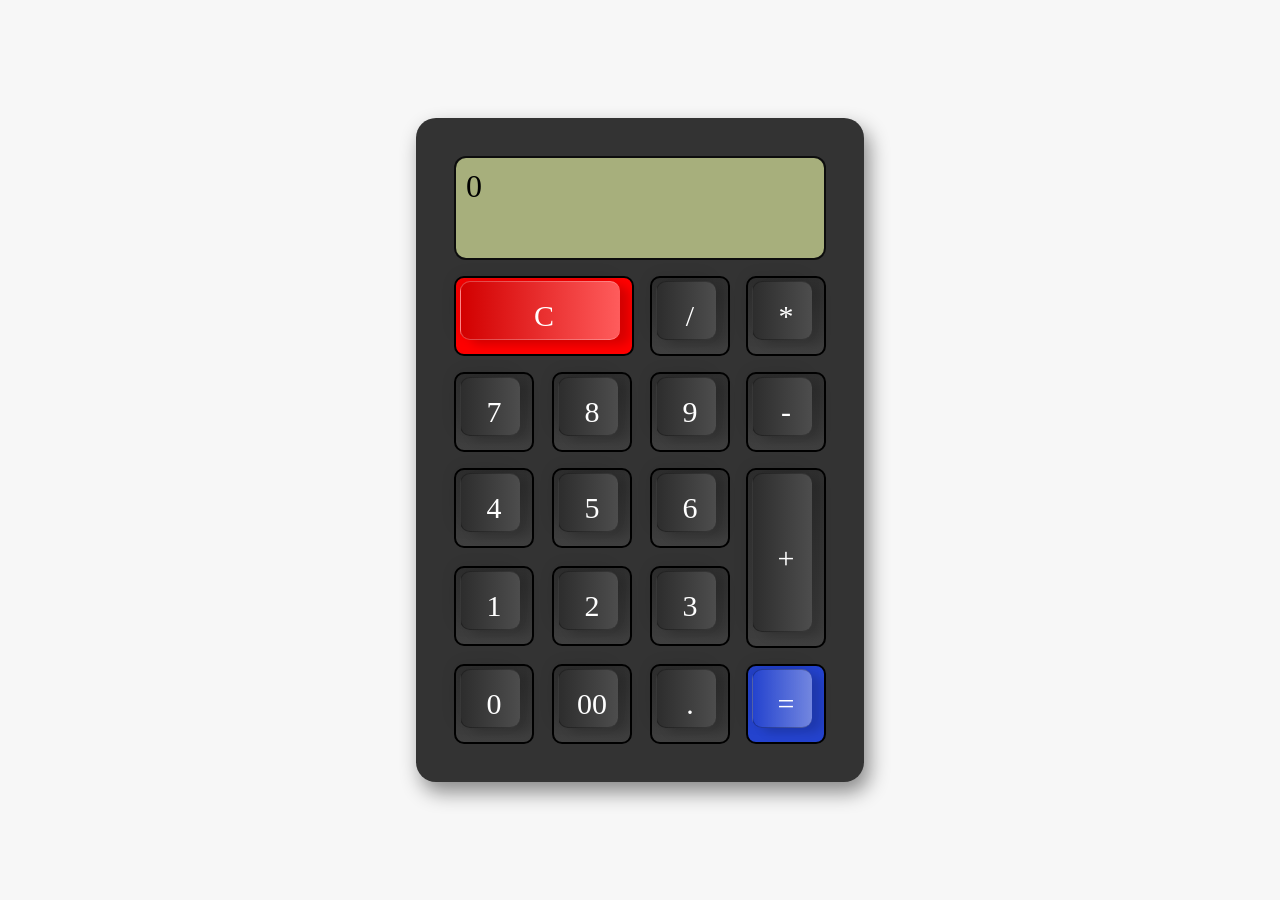
<file: index.html>
<!DOCTYPE html>
<html lang="en">
<head>
    <meta charset="UTF-8">
    <meta http-equiv="X-UA-Compatible" content="IE=edge">
    <meta name="viewport" content="width=device-width, initial-scale=1.0">
    <link rel="stylesheet" href="./assets/style/style.css">
    <title>Calculator</title>
</head>
<body>
    <div class="container">
        <div class="calculator">
            <div class="value">0</div>
            <span class="num clear"><i>C</i></span>
            <span class="num key"><i>/</i></span>
            <span class="num key"><i>*</i></span>
            <span class="num key"><i>7</i></span>
            <span class="num key"><i>8</i></span>
            <span class="num key"><i>9</i></span>
            <span class="num key"><i>-</i></span>
            <span class="num key"><i>4</i></span>
            <span class="num key"><i>5</i></span>
            <span class="num key"><i>6</i></span>
            <span class="num plus key"><i>+</i></span>
            <span class="num key"><i>1</i></span>
            <span class="num key" ><i>2</i></span>
            <span class="num key"><i>3</i></span>
            <span class="num key"><i>0</i></span>
            <span class="num key"><i>00</i></span>
            <span class="num key"><i>.</i></span>
            <span class="num equal"><i>=</i></span>
        </div>
    </div>
    <audio src="./assets/sound/Mouse Click - Sound Effect [fara-download.ir].mp3"></audio>
    <script src="./assets/js/main.js"></script>
</body>
</html>
</file>
<file: assets/style/style.css>
*{
    margin: 0;
    padding: 0;
    box-sizing: border-box;
    font-family: consolas;
}
body{
    display: flex;
    justify-content: center;
    align-items: center;
    min-height: 100vh;
    background: #f7f7f7;
}

.container{
    position: relative;
    min-width: 300px;
    min-height: 400px;
    background: #333;
    padding: 40px 30px 30px;
    border-radius: 20px;
    box-shadow: 5px 10px 20px rgba(0, 0, 0, 0.45);
}

.calculator{
    position: relative;
    display: grid;
}
.calculator .value{
    position: relative;
    grid-column: span 4;
    height: 100px;
    left: 10px;
    width: calc(100% - 20px);
    border: none;
    outline: none;
    background: #a7af7c;
    margin-bottom: 10px;
    border-radius: 10px;
    box-shadow: 0 0 0 2px rgba(0, 0, 0, 0.75);
    padding: 10px;
    font-size: 2em;
}
.calculator .num{
    position: relative;
    display: grid;
    place-items: center;
    width: 80px;
    height: 80px;
    margin: 8px;
    background: linear-gradient(180deg, #2f2f2f, #3f3f3f);
    color: #fff;
    user-select: none;
    cursor: pointer;
    font-size: 20px;
    font-weight: 400;
    border: 2px solid black;
    border-radius: 10px;
}

.calculator span::before{
    content: '';
    position: absolute;
    top: 3px;
    left: 4px;
    bottom: 14px;
    right: 12px;
    background: linear-gradient(90deg, #2d2d2d, #4d4d4d);
    border-radius: 10px;
    box-shadow: -5px -5px 15px rgba(0,0,0,0.1),
    10px 5px 10px rgba(0,0,0,0.15);
    border-left: 1px solid #0004;
    border-bottom: 1px solid #0004;
    border-top: 1px solid #0004;
}

.calculator span:active{
    filter: brightness(1.5);
}

.calculator span i{
    position: relative;
    font-style: normal;
    font-size: 1.5em;
    text-transform: uppercase;
}

.calculator .clear{
    grid-column: span 2;
    width: 180px;
    background: #f00;
}

.calculator .clear::before{
    background: linear-gradient(90deg, #d20000, #ffffff5c);
    border-left: 1px solid #fff4;
    border-bottom: 1px solid #fff4;
    border-top: 1px solid #fff4;
}

.calculator .plus{
    grid-row: span 2;
    height: 180px;

}

.calculator .equal {
    background: #2443ce;
}

.calculator .equal::before{
    background: linear-gradient(90deg, #2443ce, #ffffff5c);
}
</file>
